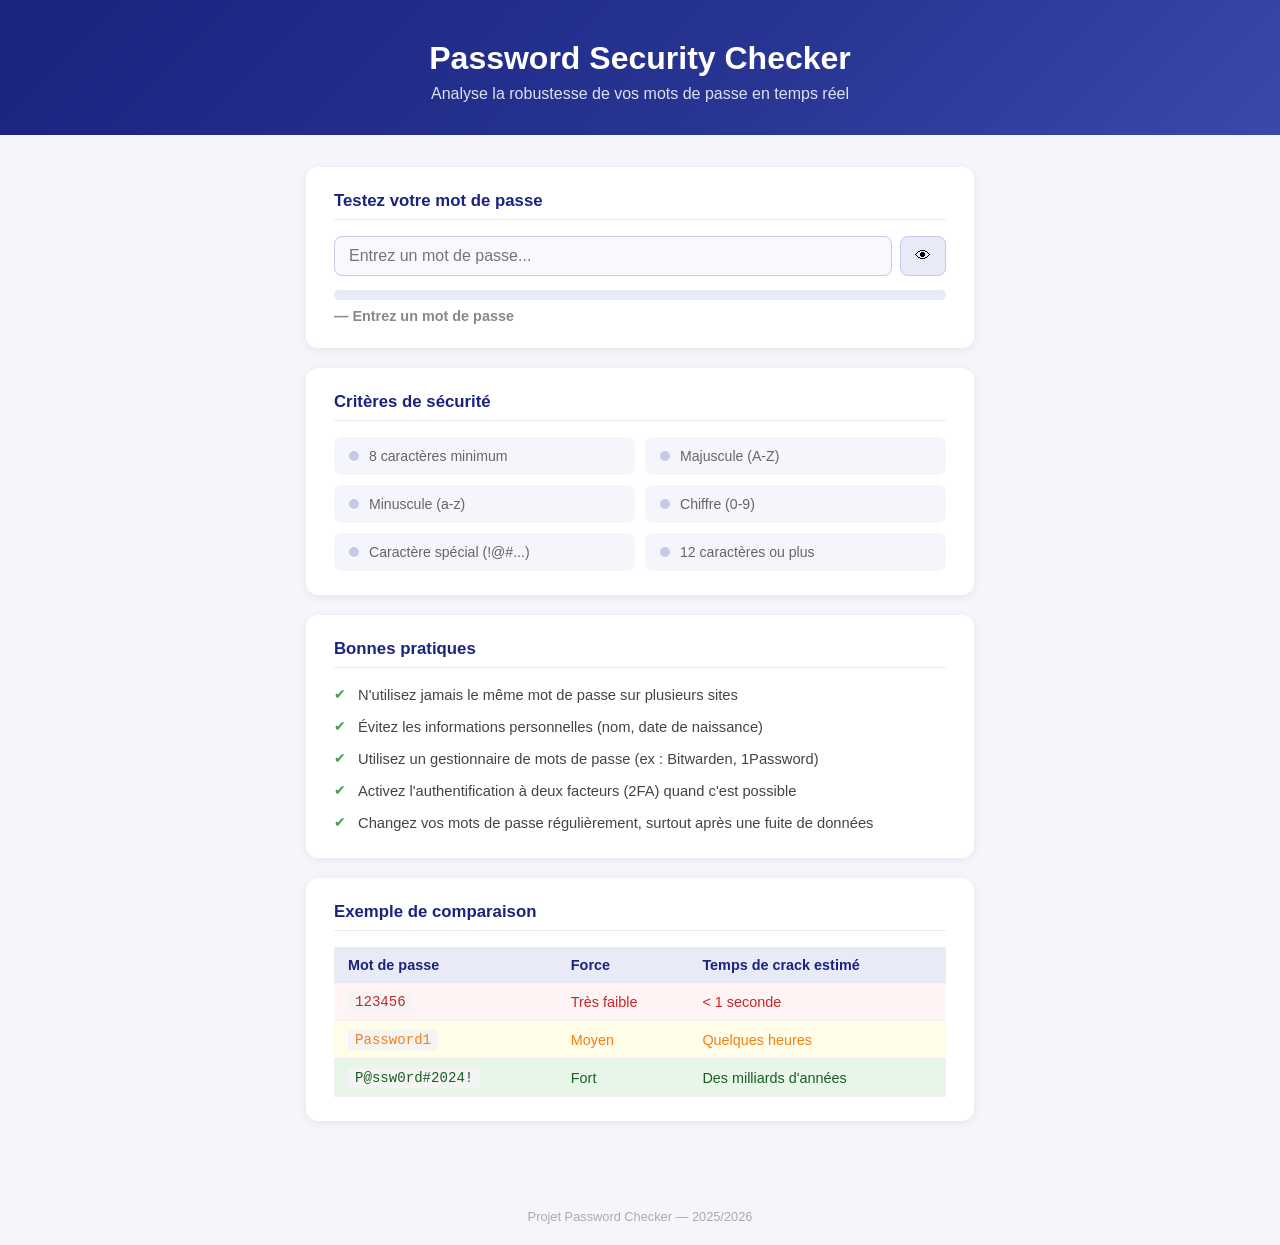
<file: index.html>
<!DOCTYPE html>
<html lang="fr">
<head>
  <meta charset="UTF-8" />
  <meta name="viewport" content="width=device-width, initial-scale=1.0"/>
  <title>Password Security Checker — M1 Sécurité</title>
  <link rel="stylesheet" href="css/style.css" />
</head>
<body>

  <header>
    <div class="header-inner">
      
      <h1> Password Security Checker</h1>
      <p class="header-sub">Analyse la robustesse de vos mots de passe en temps réel</p>
    </div>
  </header>

  <main>
    <section class="card">
      <h2>Testez votre mot de passe</h2>

      <div class="input-row">
        <input
          type="password"
          id="pwdInput"
          class="pwd-input"
          placeholder="Entrez un mot de passe..."
          oninput="analyzePassword(this.value)"
          autocomplete="off"
        />
        <button class="toggle-btn" onclick="toggleVisibility()" id="visBtn" title="Afficher/masquer">
          👁
        </button>
      </div>

      <div class="strength-bar-bg">
        <div class="strength-bar" id="strengthBar"></div>
      </div>
      <p class="strength-label" id="strengthLabel">— Entrez un mot de passe</p>
    </section>

    <section class="card">
      <h2>Critères de sécurité</h2>
      <div class="criteria-grid">
        <div class="criterion" id="c-len">
          <span class="dot"></span> 8 caractères minimum
        </div>
        <div class="criterion" id="c-upper">
          <span class="dot"></span> Majuscule (A-Z)
        </div>
        <div class="criterion" id="c-lower">
          <span class="dot"></span> Minuscule (a-z)
        </div>
        <div class="criterion" id="c-digit">
          <span class="dot"></span> Chiffre (0-9)
        </div>
        <div class="criterion" id="c-special">
          <span class="dot"></span> Caractère spécial (!@#...)
        </div>
        <div class="criterion" id="c-long">
          <span class="dot"></span> 12 caractères ou plus
        </div>
      </div>
    </section>

    <section class="card" id="crackCard" style="display:none">
      <h2> Temps estimé de crackage</h2>
      <p id="crackTime" class="crack-result"></p>
      <p class="crack-note">Hypothèse : attaque brute-force à 10 milliards de tentatives/seconde (GPU moderne)</p>
    </section>

    <section class="card">
      <h2> Bonnes pratiques</h2>
      <ul class="tips">
        <li>N'utilisez jamais le même mot de passe sur plusieurs sites</li>
        <li>Évitez les informations personnelles (nom, date de naissance)</li>
        <li>Utilisez un gestionnaire de mots de passe (ex : Bitwarden, 1Password)</li>
        <li>Activez l'authentification à deux facteurs (2FA) quand c'est possible</li>
        <li>Changez vos mots de passe régulièrement, surtout après une fuite de données</li>
      </ul>
    </section>

    <section class="card">
      <h2> Exemple de comparaison</h2>
      <table class="compare-table">
        <thead>
          <tr>
            <th>Mot de passe</th>
            <th>Force</th>
            <th>Temps de crack estimé</th>
          </tr>
        </thead>
        <tbody>
          <tr class="row-danger">
            <td><code>123456</code></td>
            <td>Très faible</td>
            <td>&lt; 1 seconde</td>
          </tr>
          <tr class="row-warning">
            <td><code>Password1</code></td>
            <td>Moyen</td>
            <td>Quelques heures</td>
          </tr>
          <tr class="row-ok">
            <td><code>P@ssw0rd#2024!</code></td>
            <td>Fort</td>
            <td>Des milliards d'années</td>
          </tr>
        </tbody>
      </table>
    </section>
  </main>

  <footer>
    <p>Projet Password Checker — 2025/2026</p>
  </footer>

  <script src="js/checker.js"></script>
</body>
</html>
</file>
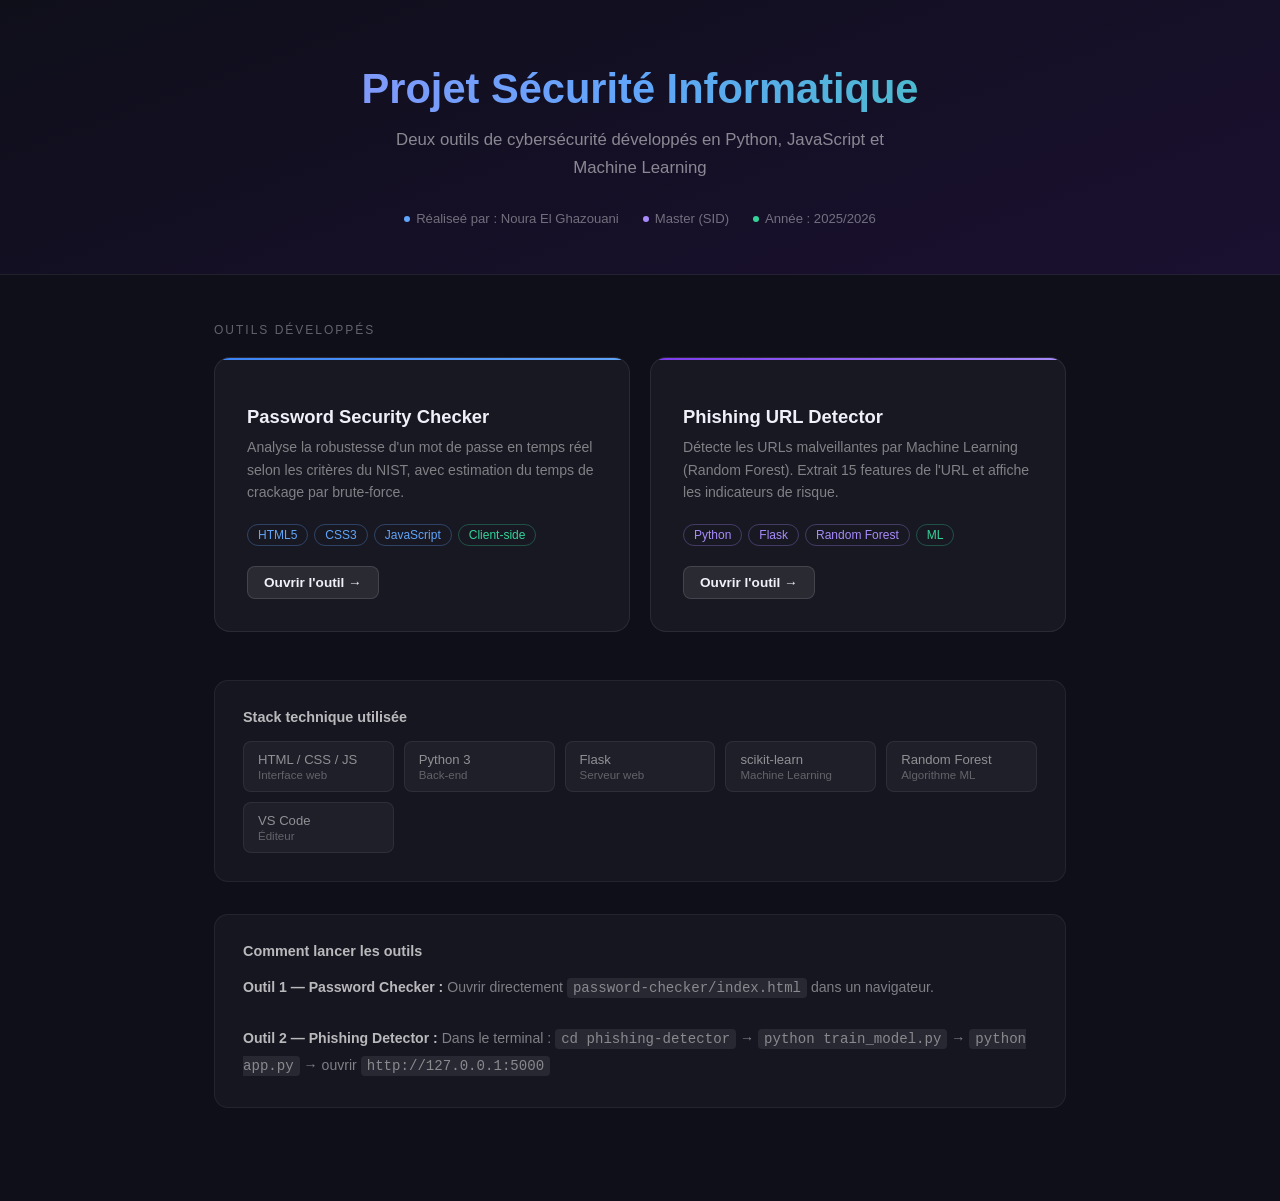
<file: security/index.html>
<!DOCTYPE html>
<html lang="fr">
<head>
  <meta charset="UTF-8"/>
  <meta name="viewport" content="width=device-width, initial-scale=1.0"/>
  <title>Projet Sécurité </title>
  <style>
    * { box-sizing: border-box; margin: 0; padding: 0; }
    body { font-family: 'Segoe UI', Arial, sans-serif; background: #0f0f1a; color: #e8e8f0; min-height: 100vh; }

    header {
      text-align: center;
      padding: 4rem 1rem 3rem;
      background: linear-gradient(160deg, #0f0f1a 0%, #1a1030 100%);
      border-bottom: 1px solid rgba(255,255,255,0.07);
    }

    .badge {
      display: inline-block;
      border: 1px solid rgba(255,255,255,0.2);
      border-radius: 20px;
      padding: 5px 18px;
      font-size: 11px;
      letter-spacing: 2px;
      text-transform: uppercase;
      color: rgba(255,255,255,0.6);
      margin-bottom: 20px;
    }

    header h1 {
      font-size: 2.6rem;
      font-weight: 700;
      background: linear-gradient(90deg, #a78bfa, #60a5fa, #34d399);
      -webkit-background-clip: text;
      background-clip: text;
      -webkit-text-fill-color: transparent;
      color: transparent;
      margin-bottom: 12px;
      line-height: 1.2;
    }

    header p {
      font-size: 1.05rem;
      color: rgba(255,255,255,0.5);
      max-width: 500px;
      margin: 0 auto;
      line-height: 1.7;
    }

    .meta {
      display: flex;
      justify-content: center;
      gap: 24px;
      margin-top: 28px;
      flex-wrap: wrap;
    }

    .meta-item {
      font-size: 0.82rem;
      color: rgba(255,255,255,0.4);
      display: flex;
      align-items: center;
      gap: 6px;
    }

    .meta-dot {
      width: 6px; height: 6px;
      border-radius: 50%;
      background: #60a5fa;
    }

    main {
      max-width: 900px;
      margin: 0 auto;
      padding: 3rem 1.5rem 4rem;
    }

    .section-title {
      font-size: 0.75rem;
      letter-spacing: 2px;
      text-transform: uppercase;
      color: rgba(255,255,255,0.35);
      margin-bottom: 20px;
    }

    .tools-grid {
      display: grid;
      grid-template-columns: 1fr 1fr;
      gap: 20px;
      margin-bottom: 3rem;
    }

    @media (max-width: 600px) { .tools-grid { grid-template-columns: 1fr; } }

    .tool-card {
      background: rgba(255,255,255,0.04);
      border: 1px solid rgba(255,255,255,0.08);
      border-radius: 16px;
      padding: 2rem;
      text-decoration: none;
      color: inherit;
      display: block;
      transition: all 0.25s;
      position: relative;
      overflow: hidden;
    }

    .tool-card:hover {
      background: rgba(255,255,255,0.07);
      border-color: rgba(255,255,255,0.15);
      transform: translateY(-3px);
    }

    .tool-card::before {
      content: '';
      position: absolute;
      top: 0; left: 0; right: 0;
      height: 2px;
      border-radius: 16px 16px 0 0;
    }

    .tool-card.blue::before { background: linear-gradient(90deg, #3B82F6, #60a5fa); }
    .tool-card.purple::before { background: linear-gradient(90deg, #7C3AED, #a78bfa); }

    .tool-icon {
      font-size: 2.2rem;
      margin-bottom: 16px;
      display: block;
    }

    .tool-card h2 {
      font-size: 1.15rem;
      font-weight: 600;
      color: #f0f0f8;
      margin-bottom: 8px;
    }

    .tool-card p {
      font-size: 0.88rem;
      color: rgba(255,255,255,0.45);
      line-height: 1.6;
      margin-bottom: 20px;
    }

    .tags { display: flex; flex-wrap: wrap; gap: 6px; margin-bottom: 20px; }

    .tag {
      font-size: 0.75rem;
      padding: 3px 10px;
      border-radius: 20px;
      border: 1px solid rgba(255,255,255,0.12);
      color: rgba(255,255,255,0.5);
    }

    .tag.blue { border-color: rgba(96,165,250,0.3); color: #60a5fa; }
    .tag.purple { border-color: rgba(167,139,250,0.3); color: #a78bfa; }
    .tag.green { border-color: rgba(52,211,153,0.3); color: #34d399; }

    .open-btn {
      display: inline-flex;
      align-items: center;
      gap: 8px;
      font-size: 0.85rem;
      font-weight: 600;
      color: #f0f0f8;
      background: rgba(255,255,255,0.08);
      border: 1px solid rgba(255,255,255,0.12);
      border-radius: 8px;
      padding: 8px 16px;
      cursor: pointer;
      transition: all 0.2s;
      text-decoration: none;
    }

    .open-btn:hover { background: rgba(255,255,255,0.14); }

    .stack-section {
      background: rgba(255,255,255,0.03);
      border: 1px solid rgba(255,255,255,0.06);
      border-radius: 14px;
      padding: 1.75rem;
      margin-bottom: 2rem;
    }

    .stack-section h3 {
      font-size: 0.9rem;
      font-weight: 600;
      color: rgba(255,255,255,0.7);
      margin-bottom: 1rem;
    }

    .stack-grid {
      display: grid;
      grid-template-columns: repeat(auto-fit, minmax(140px, 1fr));
      gap: 10px;
    }

    .stack-item {
      background: rgba(255,255,255,0.04);
      border: 1px solid rgba(255,255,255,0.07);
      border-radius: 8px;
      padding: 10px 14px;
      font-size: 0.82rem;
      color: rgba(255,255,255,0.5);
    }

    .stack-item span {
      display: block;
      font-size: 0.72rem;
      color: rgba(255,255,255,0.3);
      margin-top: 2px;
    }

    footer {
      text-align: center;
      padding: 2rem;
      font-size: 0.78rem;
      color: rgba(255,255,255,0.2);
      border-top: 1px solid rgba(255,255,255,0.05);
    }
  </style>
</head>
<body>

<header>
  <h1>Projet Sécurité Informatique</h1>
  <p>Deux outils de cybersécurité développés en Python, JavaScript et Machine Learning</p>
  <div class="meta">
    <div class="meta-item"><div class="meta-dot"></div> Réaliseé par : Noura El Ghazouani</div>
    <div class="meta-item"><div class="meta-dot" style="background:#a78bfa"></div> Master (SID)</div>
    <div class="meta-item"><div class="meta-dot" style="background:#34d399"></div> Année : 2025/2026</div>
  </div>
</header>

<main>
  <p class="section-title">Outils développés</p>

  <div class="tools-grid">

    <!-- Outil 1 -->
    <div class="tool-card blue">
      <span class="tool-icon"></span>
      <h2>Password Security Checker</h2>
      <p>Analyse la robustesse d'un mot de passe en temps réel selon les critères du NIST, avec estimation du temps de crackage par brute-force.</p>
      <div class="tags">
        <span class="tag blue">HTML5</span>
        <span class="tag blue">CSS3</span>
        <span class="tag blue">JavaScript</span>
        <span class="tag green">Client-side</span>
      </div>
      <a class="open-btn" href="password-checker/index.html">Ouvrir l'outil →</a>
    </div>

    <!-- Outil 2 -->
    <div class="tool-card purple">
      <span class="tool-icon"></span>
      <h2>Phishing URL Detector</h2>
      <p>Détecte les URLs malveillantes par Machine Learning (Random Forest). Extrait 15 features de l'URL et affiche les indicateurs de risque.</p>
      <div class="tags">
        <span class="tag purple">Python</span>
        <span class="tag purple">Flask</span>
        <span class="tag purple">Random Forest</span>
        <span class="tag green">ML</span>
      </div>
      <a class="open-btn" href="http://127.0.0.1:5000" target="_blank">Ouvrir l'outil →</a>
    </div>

  </div>

  <!-- Stack technique -->
  <div class="stack-section">
    <h3>Stack technique utilisée</h3>
    <div class="stack-grid">
      <div class="stack-item">HTML / CSS / JS <span>Interface web</span></div>
      <div class="stack-item">Python 3 <span>Back-end</span></div>
      <div class="stack-item">Flask <span>Serveur web</span></div>
      <div class="stack-item">scikit-learn <span>Machine Learning</span></div>
      <div class="stack-item">Random Forest <span>Algorithme ML</span></div>
      <div class="stack-item">VS Code <span>Éditeur</span></div>
    </div>
  </div>

  <!-- Instructions -->
  <div class="stack-section">
    <h3>Comment lancer les outils</h3>
    <p style="font-size:0.88rem; color:rgba(255,255,255,0.45); line-height:1.8;">
      <strong style="color:rgba(255,255,255,0.7)">Outil 1 — Password Checker :</strong>
      Ouvrir directement <code style="background:rgba(255,255,255,0.08); padding:2px 6px; border-radius:4px;">password-checker/index.html</code> dans un navigateur.<br><br>
      <strong style="color:rgba(255,255,255,0.7)">Outil 2 — Phishing Detector :</strong>
      Dans le terminal : <code style="background:rgba(255,255,255,0.08); padding:2px 6px; border-radius:4px;">cd phishing-detector</code>
      → <code style="background:rgba(255,255,255,0.08); padding:2px 6px; border-radius:4px;">python train_model.py</code>
      → <code style="background:rgba(255,255,255,0.08); padding:2px 6px; border-radius:4px;">python app.py</code>
      → ouvrir <code style="background:rgba(255,255,255,0.08); padding:2px 6px; border-radius:4px;">http://127.0.0.1:5000</code>
    </p>
  </div>

</main>


</body>
</html>
</file>
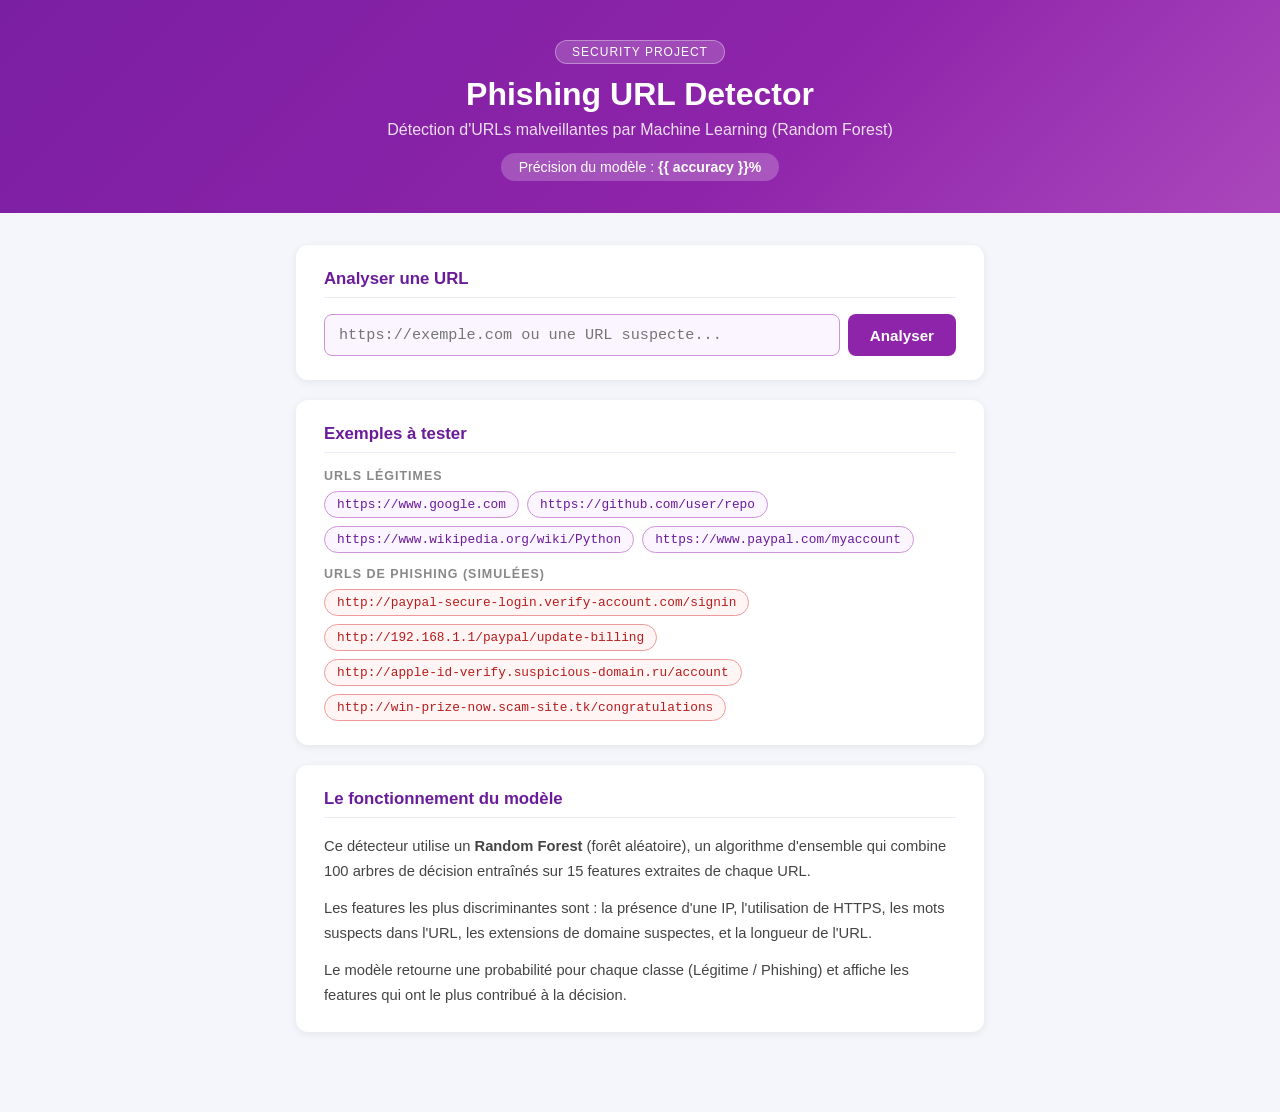
<file: security/phishing-detector/templates/index.html>
<!DOCTYPE html>
<html lang="fr">
<head>
  <meta charset="UTF-8"/>
  <meta name="viewport" content="width=device-width, initial-scale=1.0"/>
  <title>Phishing URL Detector </title>
  <style>
    * { box-sizing: border-box; margin: 0; padding: 0; }

    body {
      font-family: 'Segoe UI', Arial, sans-serif;
      background: #f4f6fb;
      color: #222;
      min-height: 100vh;
    }

    header {
      background: linear-gradient(135deg, #7B1FA2 0%, #8E24AA 60%, #AB47BC 100%);
      color: #fff;
      padding: 2.5rem 1rem 2rem;
      text-align: center;
    }

    .badge {
      display: inline-block;
      background: rgba(255,255,255,0.18);
      border: 1px solid rgba(255,255,255,0.35);
      border-radius: 20px;
      padding: 4px 16px;
      font-size: 12px;
      letter-spacing: 1px;
      text-transform: uppercase;
      margin-bottom: 12px;
    }

    header h1 { font-size: 2rem; font-weight: 700; margin-bottom: 8px; }
    .header-sub { font-size: 1rem; opacity: 0.85; }

    .accuracy-badge {
      display: inline-block;
      background: rgba(255,255,255,0.22);
      border-radius: 20px;
      padding: 6px 18px;
      font-size: 0.88rem;
      margin-top: 14px;
    }

    main {
      max-width: 720px;
      margin: 2rem auto;
      padding: 0 1rem 3rem;
      display: flex;
      flex-direction: column;
      gap: 1.25rem;
    }

    .card {
      background: #fff;
      border-radius: 12px;
      padding: 1.5rem 1.75rem;
      box-shadow: 0 2px 8px rgba(0,0,0,0.07);
    }

    .card h2 {
      font-size: 1.05rem;
      font-weight: 600;
      color: #6A1B9A;
      margin-bottom: 1rem;
      padding-bottom: 8px;
      border-bottom: 1.5px solid #EDE7F6;
    }

    .input-row { display: flex; gap: 8px; }

    .url-input {
      flex: 1;
      font-size: 0.95rem;
      padding: 11px 14px;
      border: 1.5px solid #CE93D8;
      border-radius: 8px;
      outline: none;
      transition: border-color 0.2s;
      font-family: monospace;
      background: #FAF5FF;
    }

    .url-input:focus { border-color: #8E24AA; background: #fff; }

    .analyze-btn {
      background: #8E24AA;
      color: #fff;
      border: none;
      border-radius: 8px;
      padding: 11px 22px;
      font-size: 0.95rem;
      font-weight: 600;
      cursor: pointer;
      transition: background 0.2s;
      white-space: nowrap;
    }

    .analyze-btn:hover { background: #6A1B9A; }
    .analyze-btn:disabled { background: #CE93D8; cursor: not-allowed; }

    /* Résultat */
    #result { display: none; }

    .verdict {
      display: flex;
      align-items: center;
      gap: 16px;
      padding: 1.25rem;
      border-radius: 10px;
      margin-bottom: 1rem;
    }

    .verdict.safe { background: #E8F5E9; border: 1.5px solid #A5D6A7; }
    .verdict.danger { background: #FFEBEE; border: 1.5px solid #EF9A9A; }

    .verdict-icon { font-size: 2.5rem; }
    .verdict-label { font-size: 1.3rem; font-weight: 700; }
    .verdict.safe .verdict-label { color: #1B5E20; }
    .verdict.danger .verdict-label { color: #B71C1C; }
    .verdict-conf { font-size: 0.88rem; margin-top: 4px; color: #555; }

    /* Flags de risque */
    .flags-list { list-style: none; display: flex; flex-direction: column; gap: 8px; }
    .flags-list li {
      display: flex; align-items: flex-start; gap: 10px;
      font-size: 0.9rem; color: #444; line-height: 1.5;
    }
    .flags-list li::before {
      content: "⚠️";
      flex-shrink: 0;
      margin-top: 1px;
    }
    .no-flags { font-size: 0.9rem; color: #388E3C; }

    /* Features bar chart */
    .feature-bars { display: flex; flex-direction: column; gap: 10px; }
    .feature-row { display: flex; flex-direction: column; gap: 4px; }
    .feature-meta { display: flex; justify-content: space-between; font-size: 0.82rem; color: #555; }
    .bar-bg { height: 8px; background: #EDE7F6; border-radius: 4px; overflow: hidden; }
    .bar-fill { height: 100%; background: #8E24AA; border-radius: 4px; transition: width 0.5s ease; }

    /* Exemples */
    .examples { display: flex; flex-wrap: wrap; gap: 8px; }
    .example-btn {
      font-size: 0.8rem;
      padding: 5px 12px;
      border-radius: 20px;
      border: 1.5px solid #CE93D8;
      background: #FAF5FF;
      color: #6A1B9A;
      cursor: pointer;
      transition: all 0.2s;
      font-family: monospace;
    }
    .example-btn:hover { background: #EDE7F6; border-color: #8E24AA; }
    .example-btn.phishing {
      border-color: #EF9A9A;
      background: #FFF5F5;
      color: #B71C1C;
    }
    .example-btn.phishing:hover { background: #FFEBEE; }

    .section-label {
      font-size: 0.78rem;
      font-weight: 600;
      text-transform: uppercase;
      letter-spacing: 1px;
      color: #888;
      margin-bottom: 6px;
    }

    .loader {
      text-align: center;
      padding: 1rem;
      color: #8E24AA;
      font-size: 0.95rem;
      display: none;
    }

    footer {
      text-align: center;
      padding: 1.5rem;
      font-size: 0.8rem;
      color: #aaa;
    }
  </style>
</head>
<body>

<header>
  <div>
    <span class="badge">Security Project</span>
    <h1>Phishing URL Detector</h1>
    <p class="header-sub">Détection d'URLs malveillantes par Machine Learning (Random Forest)</p>
    <div class="accuracy-badge">Précision du modèle : <strong>{{ accuracy }}%</strong></div>
  </div>
</header>

<main>

  <!-- Saisie URL -->
  <div class="card">
    <h2>Analyser une URL</h2>
    <div class="input-row">
      <input type="text" id="urlInput" class="url-input"
             placeholder="https://exemple.com ou une URL suspecte..."
             onkeydown="if(event.key==='Enter') analyze()"/>
      <button class="analyze-btn" id="analyzeBtn" onclick="analyze()">Analyser</button>
    </div>
    <div class="loader" id="loader">Analyse en cours...</div>
  </div>

  <!-- Résultat -->
  <div class="card" id="result">
    <h2>Résultat de l'analyse</h2>
    <div class="verdict" id="verdict">
      <div class="verdict-icon" id="verdictIcon"></div>
      <div>
        <div class="verdict-label" id="verdictLabel"></div>
        <div class="verdict-conf" id="verdictConf"></div>
        <div style="font-size:0.82rem; color:#666; margin-top:4px; font-family:monospace;" id="verdictUrl"></div>
      </div>
    </div>

    <!-- Indicateurs de risque -->
    <div class="section-label">Indicateurs détectés</div>
    <ul class="flags-list" id="flagsList"></ul>

    <!-- Feature importance -->
    <div style="margin-top:1.25rem">
      <div class="section-label">Features les plus importantes (modèle ML)</div>
      <div class="feature-bars" id="featureBars"></div>
    </div>
  </div>

  <!-- Exemples -->
  <div class="card">
    <h2>Exemples à tester</h2>
    <div class="section-label" style="margin-bottom:8px">URLs légitimes</div>
    <div class="examples" id="legitExamples">
      <button class="example-btn" onclick="setUrl(this.textContent)">https://www.google.com</button>
      <button class="example-btn" onclick="setUrl(this.textContent)">https://github.com/user/repo</button>
      <button class="example-btn" onclick="setUrl(this.textContent)">https://www.wikipedia.org/wiki/Python</button>
      <button class="example-btn" onclick="setUrl(this.textContent)">https://www.paypal.com/myaccount</button>
    </div>
    <div class="section-label" style="margin-top:14px; margin-bottom:8px">URLs de phishing (simulées)</div>
    <div class="examples" id="phishExamples">
      <button class="example-btn phishing" onclick="setUrl(this.textContent)">http://paypal-secure-login.verify-account.com/signin</button>
      <button class="example-btn phishing" onclick="setUrl(this.textContent)">http://192.168.1.1/paypal/update-billing</button>
      <button class="example-btn phishing" onclick="setUrl(this.textContent)">http://apple-id-verify.suspicious-domain.ru/account</button>
      <button class="example-btn phishing" onclick="setUrl(this.textContent)">http://win-prize-now.scam-site.tk/congratulations</button>
    </div>
  </div>

  <!-- Explication du modèle -->
  <div class="card">
    <h2>Le fonctionnement du modèle </h2>
    <p style="font-size:0.92rem; color:#444; line-height:1.7; margin-bottom:0.75rem;">
      Ce détecteur utilise un <strong>Random Forest</strong> (forêt aléatoire), un algorithme d'ensemble qui combine
      100 arbres de décision entraînés sur 15 features extraites de chaque URL.
    </p>
    <p style="font-size:0.92rem; color:#444; line-height:1.7; margin-bottom:0.75rem;">
      Les features les plus discriminantes sont : la présence d'une IP, l'utilisation de HTTPS,
      les mots suspects dans l'URL, les extensions de domaine suspectes, et la longueur de l'URL.
    </p>
    <p style="font-size:0.92rem; color:#444; line-height:1.7;">
      Le modèle retourne une probabilité pour chaque classe (Légitime / Phishing) et
      affiche les features qui ont le plus contribué à la décision.
    </p>
  </div>

</main>



<script>
  function setUrl(url) {
    document.getElementById('urlInput').value = url;
    analyze();
  }

  async function analyze() {
    const url = document.getElementById('urlInput').value.trim();
    if (!url) return;

    const btn = document.getElementById('analyzeBtn');
    const loader = document.getElementById('loader');
    btn.disabled = true;
    loader.style.display = 'block';
    document.getElementById('result').style.display = 'none';

    try {
      const res = await fetch('/predict', {
        method: 'POST',
        headers: { 'Content-Type': 'application/json' },
        body: JSON.stringify({ url })
      });
      const data = await res.json();
      showResult(data);
    } catch (err) {
      alert('Erreur de connexion au serveur Flask.');
    } finally {
      btn.disabled = false;
      loader.style.display = 'none';
    }
  }

  function showResult(data) {
    const resultCard = document.getElementById('result');
    const verdict    = document.getElementById('verdict');
    const icon       = document.getElementById('verdictIcon');
    const label      = document.getElementById('verdictLabel');
    const conf       = document.getElementById('verdictConf');
    const urlEl      = document.getElementById('verdictUrl');

    verdict.className = 'verdict ' + (data.prediction === 1 ? 'danger' : 'safe');
    icon.textContent  = data.prediction === 1 ? '🚨' : '✅';
    label.textContent = data.prediction === 1 ? 'Phishing détecté !' : 'URL légitime';
    conf.textContent  = `Confiance du modèle : ${data.confidence}%`;
    urlEl.textContent = data.url;

    // Flags de risque
    const flagsList = document.getElementById('flagsList');
    flagsList.innerHTML = '';
    if (data.risk_flags.length === 0) {
      flagsList.innerHTML = '<p class="no-flags">✅ Aucun indicateur suspect détecté.</p>';
    } else {
      data.risk_flags.forEach(flag => {
        const li = document.createElement('li');
        li.textContent = flag;
        flagsList.appendChild(li);
      });
    }

    // Feature importance bars
    const bars = document.getElementById('featureBars');
    bars.innerHTML = '';
    data.features.forEach(f => {
      bars.innerHTML += `
        <div class="feature-row">
          <div class="feature-meta">
            <span>${f.name.replace(/_/g, ' ')}</span>
            <span>Valeur: ${f.value} — Importance: ${f.importance}%</span>
          </div>
          <div class="bar-bg">
            <div class="bar-fill" style="width:${Math.min(f.importance * 3, 100)}%"></div>
          </div>
        </div>`;
    });

    resultCard.style.display = 'block';
    resultCard.scrollIntoView({ behavior: 'smooth' });
  }
</script>

</body>
</html>
</file>
<file: css/style.css>
/* =============================================
   Password Security Checker — style.css
   Projet M1 Sécurité Informatique 2025/2026
   ============================================= */

* {
  box-sizing: border-box;
  margin: 0;
  padding: 0;
}

body {
  font-family: 'Segoe UI', Arial, sans-serif;
  background: #f4f6fb;
  color: #222;
  min-height: 100vh;
}

/* ---- Header ---- */
header {
  background: linear-gradient(135deg, #1a237e 0%, #283593 60%, #3949ab 100%);
  color: #fff;
  padding: 2.5rem 1rem 2rem;
  text-align: center;
}

.header-inner {
  max-width: 700px;
  margin: 0 auto;
}

.badge {
  display: inline-block;
  background: rgba(255,255,255,0.18);
  border: 1px solid rgba(255,255,255,0.35);
  border-radius: 20px;
  padding: 4px 16px;
  font-size: 12px;
  letter-spacing: 1px;
  text-transform: uppercase;
  margin-bottom: 12px;
}

header h1 {
  font-size: 2rem;
  font-weight: 700;
  margin-bottom: 8px;
}

.header-sub {
  font-size: 1rem;
  opacity: 0.85;
}

/* ---- Main layout ---- */
main {
  max-width: 700px;
  margin: 2rem auto;
  padding: 0 1rem 2rem;
  display: flex;
  flex-direction: column;
  gap: 1.25rem;
}

/* ---- Cards ---- */
.card {
  background: #fff;
  border-radius: 12px;
  padding: 1.5rem 1.75rem;
  box-shadow: 0 2px 8px rgba(0,0,0,0.07);
}

.card h2 {
  font-size: 1.05rem;
  font-weight: 600;
  color: #1a237e;
  margin-bottom: 1rem;
  padding-bottom: 8px;
  border-bottom: 1.5px solid #e8eaf6;
}

/* ---- Password input ---- */
.input-row {
  display: flex;
  gap: 8px;
  align-items: center;
}

.pwd-input {
  flex: 1;
  font-size: 1rem;
  padding: 10px 14px;
  border: 1.5px solid #c5cae9;
  border-radius: 8px;
  outline: none;
  transition: border-color 0.2s;
  background: #f8f9ff;
}

.pwd-input:focus {
  border-color: #3949ab;
  background: #fff;
}

.toggle-btn {
  background: #e8eaf6;
  border: 1.5px solid #c5cae9;
  border-radius: 8px;
  padding: 10px 14px;
  cursor: pointer;
  font-size: 1rem;
  transition: background 0.2s;
}

.toggle-btn:hover {
  background: #c5cae9;
}

/* ---- Strength bar ---- */
.strength-bar-bg {
  height: 10px;
  background: #e8eaf6;
  border-radius: 5px;
  overflow: hidden;
  margin-top: 14px;
  margin-bottom: 8px;
}

.strength-bar {
  height: 100%;
  border-radius: 5px;
  width: 0%;
  transition: width 0.35s ease, background 0.35s ease;
}

.strength-label {
  font-size: 0.9rem;
  font-weight: 600;
  color: #888;
  margin-bottom: 0;
}

/* ---- Criteria ---- */
.criteria-grid {
  display: grid;
  grid-template-columns: 1fr 1fr;
  gap: 10px;
}

.criterion {
  display: flex;
  align-items: center;
  gap: 10px;
  background: #f4f6fb;
  border-radius: 8px;
  padding: 10px 14px;
  font-size: 0.88rem;
  color: #666;
  border: 1.5px solid transparent;
  transition: all 0.25s;
}

.criterion .dot {
  width: 10px;
  height: 10px;
  border-radius: 50%;
  background: #c5cae9;
  flex-shrink: 0;
  transition: background 0.25s;
}

.criterion.ok {
  color: #1b5e20;
  background: #e8f5e9;
  border-color: #a5d6a7;
}

.criterion.ok .dot {
  background: #43a047;
}

/* ---- Crack time ---- */
.crack-result {
  font-size: 1.3rem;
  font-weight: 700;
  color: #1a237e;
  margin-bottom: 6px;
}

.crack-note {
  font-size: 0.8rem;
  color: #888;
  font-style: italic;
}

/* ---- Tips list ---- */
.tips {
  list-style: none;
  display: flex;
  flex-direction: column;
  gap: 10px;
}

.tips li {
  padding-left: 24px;
  position: relative;
  font-size: 0.92rem;
  color: #444;
  line-height: 1.5;
}

.tips li::before {
  content: "✔";
  position: absolute;
  left: 0;
  color: #43a047;
  font-size: 0.85rem;
  top: 1px;
}

/* ---- Comparison table ---- */
.compare-table {
  width: 100%;
  border-collapse: collapse;
  font-size: 0.9rem;
}

.compare-table th {
  background: #e8eaf6;
  color: #1a237e;
  padding: 10px 14px;
  text-align: left;
  font-weight: 600;
}

.compare-table td {
  padding: 10px 14px;
  border-bottom: 1px solid #f0f0f0;
}

.compare-table code {
  background: #f4f4f4;
  border-radius: 4px;
  padding: 2px 7px;
  font-size: 0.88rem;
  font-family: monospace;
}

.row-danger td { background: #fff3f3; color: #c62828; }
.row-warning td { background: #fffde7; color: #f57f17; }
.row-ok td { background: #e8f5e9; color: #1b5e20; }

/* ---- Footer ---- */
footer {
  text-align: center;
  padding: 1.5rem;
  font-size: 0.8rem;
  color: #aaa;
}

/* ---- Responsive ---- */
@media (max-width: 500px) {
  .criteria-grid {
    grid-template-columns: 1fr;
  }
  header h1 {
    font-size: 1.4rem;
  }
}
</file>
